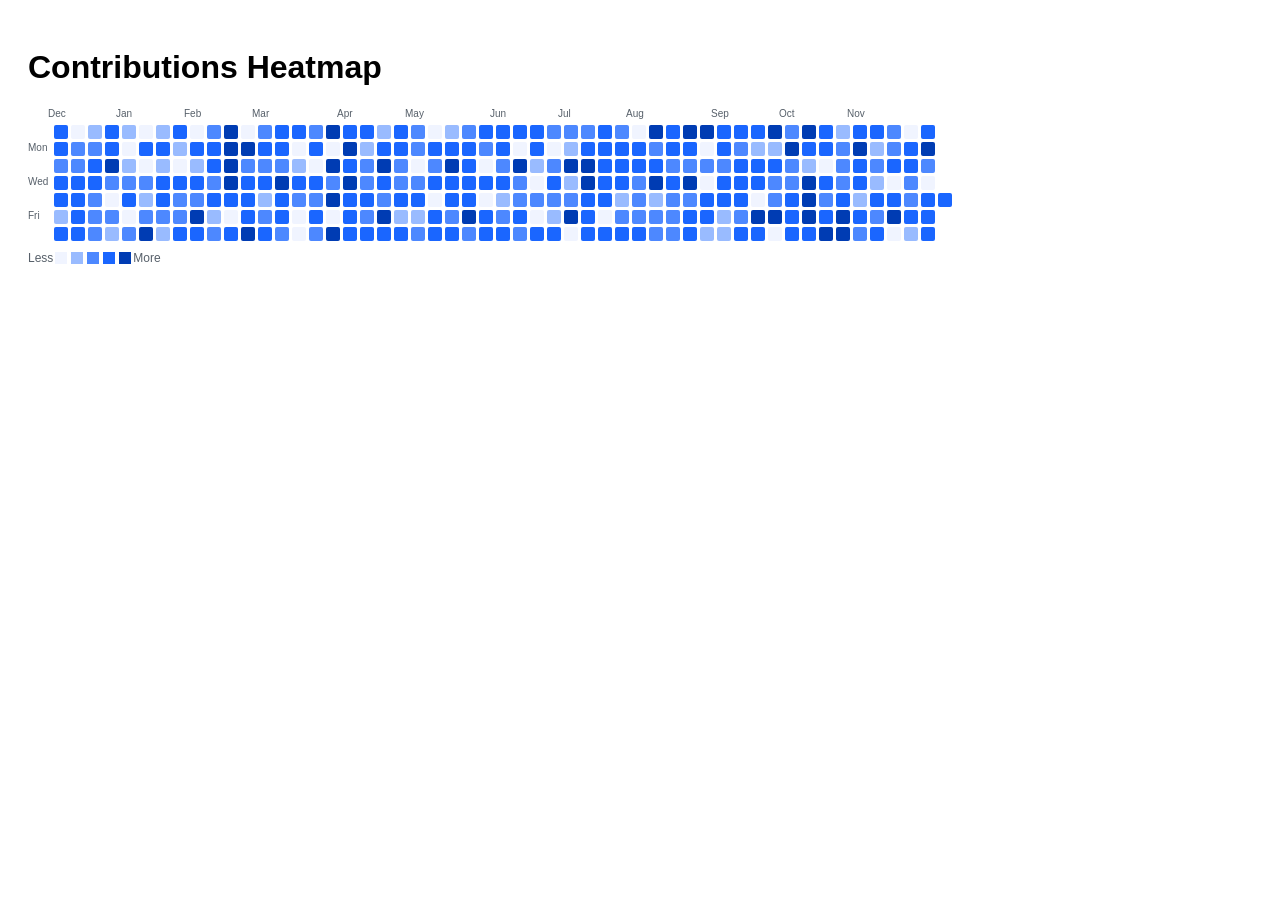
<file: index.html>
<!DOCTYPE html>
<html lang="en">
<head>
  <meta charset="UTF-8" />
  <title>Contributions Heatmap</title>
  <link rel="stylesheet" href="style.css" />
</head>
<body>

  <h1>Contributions Heatmap</h1>

  <!-- Month Labels -->
  <div id="months" class="months"></div>

  <div class="wrapper">
    <!-- Day Labels -->
    <div class="days">
      <span></span>
      <span>Mon</span>
      <span></span>
      <span>Wed</span>
      <span></span>
      <span>Fri</span>
      <span></span>
    </div>

    <!-- Heatmap -->
    <div id="heatmap"></div>
  </div>

  <!-- Legend -->
  <div class="legend">
    <span>Less</span>
    <div class="legend-box" style="background:#f0f4ff"></div>
    <div class="legend-box" style="background:#99bbff"></div>
    <div class="legend-box" style="background:#4d88ff"></div>
    <div class="legend-box" style="background:#1a66ff"></div>
    <div class="legend-box" style="background:#003cb3";></div>
    <span>More</span>
  </div>

  <script src="data/data.js"></script>
  <script src="script.js"></script>
</body>
</html>
</file>
<file: style.css>
body {
  font-family: Arial, sans-serif;
  padding: 20px;
}

.wrapper {
  display: flex;
  align-items: flex-start;
}

/* Heatmap grid */
#heatmap {
  display: grid;
  grid-template-columns: repeat(53, 14px);
  grid-template-rows: repeat(7, 14px);
  gap: 3px;
}

/* Each cell */
.cell {
  width: 14px;
  height: 14px;
  border-radius: 2px;
}

/* Days (left side) */
.days {
  display: grid;
  grid-template-rows: repeat(7, 14px);
  gap: 3px;
  margin-right: 6px;
  font-size: 10px;
  color: #57606a;
}

/* Months (top) */
.months {
  display: grid;
  grid-template-columns: repeat(53, 14px);
  gap: 3px;
  margin-left: 20px;
  margin-bottom: 6px;
  font-size: 10px;
  color: #57606a;
}

/* Legend */
.legend {
  display: flex;
  align-items: center;
  margin-top: 10px;
  font-size: 12px;
  color: #57606a;
}

.legend-box {
  width: 12px;
  height: 12px;
  margin: 0 2px;
}
</file>
